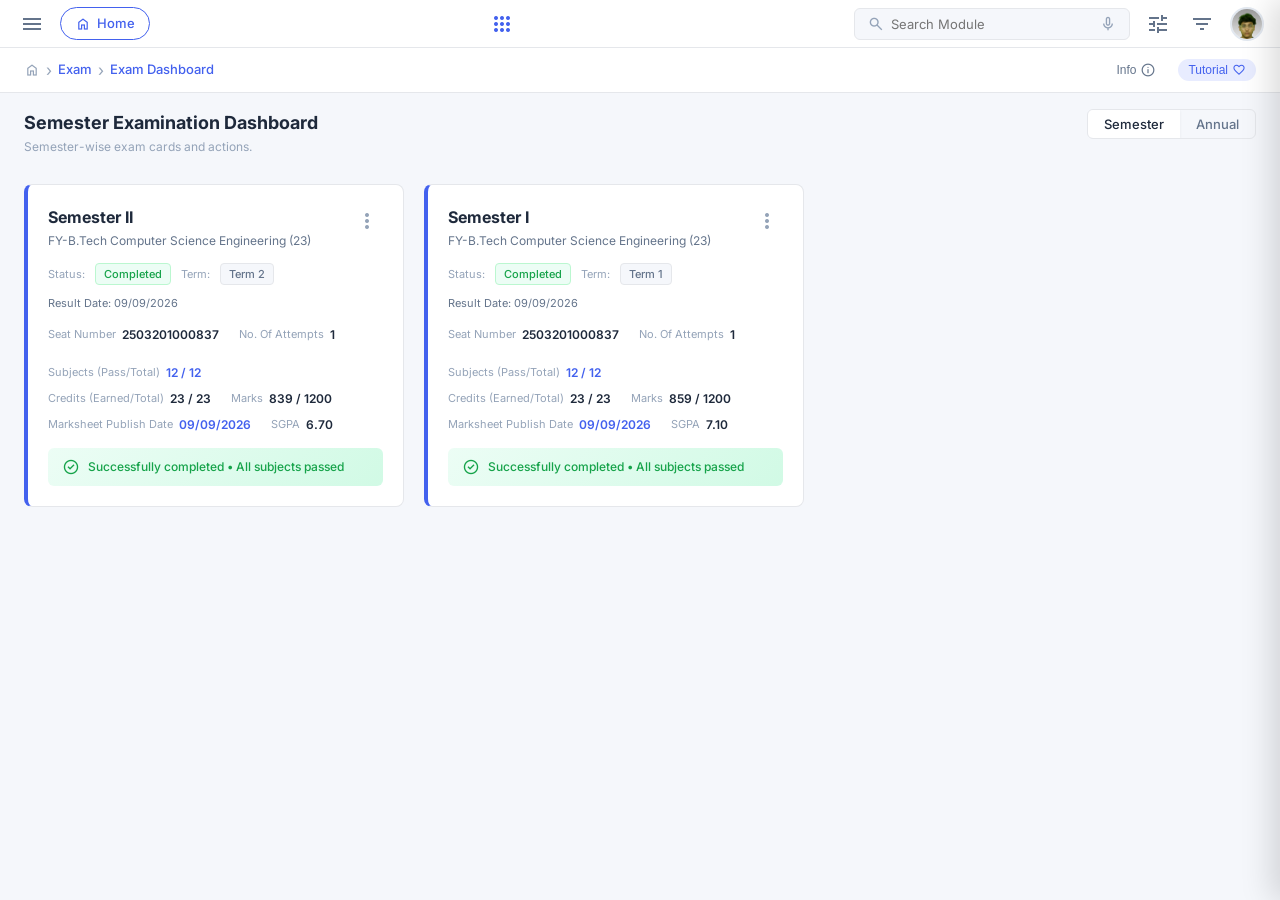
<file: index.html>
<!DOCTYPE html>
<html lang="en">
<head>
  <meta charset="UTF-8">
  <meta name="viewport" content="width=device-width, initial-scale=1.0">
  <meta name="description" content="Semester Examination Dashboard - View your semester-wise exam cards and actions.">
  <title>Semester Examination Dashboard</title>
  <link rel="stylesheet" href="style.css?v=2">
  <link rel="stylesheet" href="https://fonts.googleapis.com/css2?family=Material+Symbols+Outlined:opsz,wght,FILL,GRAD@20..48,100..700,0..1,-50..200" />
</head>
<body>

  <!-- ===== NAVBAR ===== -->
  <nav class="navbar">
    <div class="navbar-left">
      <button class="hamburger" title="Menu">
        <span class="material-symbols-outlined">menu</span>
      </button>
      <a href="index.html" class="home-btn">
        <span class="material-symbols-outlined">home</span>
        Home
      </a>
    </div>
    <div class="navbar-center">
      <button class="grid-icon" title="Apps">
        <span class="material-symbols-outlined">apps</span>
      </button>
    </div>
    <div class="navbar-right">
      <div class="search-box">
        <span class="material-symbols-outlined">search</span>
        <input type="text" placeholder="Search Module">
        <span class="material-symbols-outlined mic-icon" title="Voice Search">mic</span>
      </div>
      <button class="nav-icon-btn" title="Settings">
        <span class="material-symbols-outlined">tune</span>
      </button>
      <button class="nav-icon-btn" title="Notifications">
        <span class="material-symbols-outlined">filter_list</span>
      </button>
      <div class="avatar" id="userAvatarBtn" title="Prakhar Tiwari - User Profile" onclick="toggleProfileDrawer(event)">
        <img src="profile.png" alt="Prakhar Tiwari" class="avatar-img">
      </div>
    </div>
  </nav>

  <!-- ===== BREADCRUMB ===== -->
  <div class="breadcrumb-bar">
    <div class="breadcrumb">
      <span class="material-symbols-outlined">home</span>
      <span class="sep">›</span>
      <a href="#">Exam</a>
      <span class="sep">›</span>
      <a href="#">Exam Dashboard</a>
    </div>
    <div class="breadcrumb-actions">
      <button class="info-btn">
        Info
        <span class="material-symbols-outlined">info</span>
      </button>
      <button class="tutorial-btn">
        Tutorial
        <span class="material-symbols-outlined">favorite</span>
      </button>
    </div>
  </div>

  <!-- ===== PAGE HEADER ===== -->
  <div class="page-header">
    <div class="page-header-row">
      <div id="pageTitle">
        <h1>Semester Examination Dashboard</h1>
        <p>Semester-wise exam cards and actions.</p>
      </div>
      <div class="tab-toggle">
        <button class="active" id="tabSemester">Semester</button>
        <button id="tabAnnual">Annual</button>
      </div>
    </div>
  </div>

  <!-- ===== SEMESTER CARDS ===== -->
  <div class="cards-container" id="cardsContainer">

    <!-- Semester II Card -->
    <div class="semester-card" id="card-sem2">
      <div class="card-header">
        <div>
          <h3>Semester II</h3>
          <span class="subtitle">FY-B.Tech Computer Science Engineering (23)</span>
        </div>
        <button class="three-dot-btn" onclick="toggleMenu('menu-sem2', event)">
          <span class="material-symbols-outlined">more_vert</span>
        </button>
      </div>
      <div class="tags-row">
        <span class="tag-label">Status:</span>
        <span class="tag tag-completed">Completed</span>
        <span class="tag-label">Term:</span>
        <span class="tag tag-term">Term 2</span>
        <span class="tag-date">Result Date: 09/09/2026</span>
      </div>
      <div class="info-row">
        <div class="info-item">
          <span class="label">Seat Number</span>
          <span class="value">2503201000837</span>
        </div>
        <div class="info-item">
          <span class="label">No. Of Attempts</span>
          <span class="value">1</span>
        </div>
        <div class="info-item">
          <span class="label">Subjects (Pass/Total)</span>
          <span class="value primary">12 / 12</span>
        </div>
      </div>
      <div class="info-row">
        <div class="info-item">
          <span class="label">Credits (Earned/Total)</span>
          <span class="value">23 / 23</span>
        </div>
        <div class="info-item">
          <span class="label">Marks</span>
          <span class="value">839 / 1200</span>
        </div>
      </div>
      <div class="info-row">
        <div class="info-item">
          <span class="label">Marksheet Publish Date</span>
          <span class="value primary">09/09/2026</span>
        </div>
        <div class="info-item">
          <span class="label">SGPA</span>
          <span class="value">6.70</span>
        </div>
      </div>
      <div class="success-banner">
        <span class="material-symbols-outlined">check_circle</span>
        Successfully completed • All subjects passed
      </div>

      <!-- Dropdown menu -->
      <div class="dropdown-menu" id="menu-sem2">
        <!-- Main menu items -->
        <div class="menu-main" id="main-sem2">
          <button class="dropdown-item" onclick="showSubMenu('sem2', event)">
            <span class="material-symbols-outlined">description</span>
            Show Exam Result
          </button>
          <button class="dropdown-item">
            <span class="material-symbols-outlined">confirmation_number</span>
            Exam Hall Ticket
          </button>
        </div>
        <!-- Sub-menu (replaces main) -->
        <div class="sub-dropdown" id="sub-sem2">
          <div class="sub-dropdown-header" onclick="hideSubMenu('sem2', event)">
            <span class="material-symbols-outlined">description</span>
            Show Exam Result
          </div>
          <button class="sub-item" onclick="goToResult('sem2', 'term2')">
            <div class="sub-title">2025 | Term 2 | Regular</div>
            <div class="sub-meta">12 Subjects | 09/09/2026</div>
          </button>
          <button class="sub-item" onclick="goToResult('sem2', 'mid1')">
            <div class="sub-title">2025 | Mid Term 1 (4) | Regular (1)</div>
            <div class="sub-meta">31/08/2026</div>
          </button>
          <button class="sub-item" onclick="goToResult('sem2', 'mid2')">
            <div class="sub-title">2025 | Mid Term 2 (5) | Regular (1)</div>
            <div class="sub-meta">31/08/2026</div>
          </button>
        </div>
      </div>
    </div>

    <!-- Semester I Card -->
    <div class="semester-card" id="card-sem1">
      <div class="card-header">
        <div>
          <h3>Semester I</h3>
          <span class="subtitle">FY-B.Tech Computer Science Engineering (23)</span>
        </div>
        <button class="three-dot-btn" onclick="toggleMenu('menu-sem1', event)">
          <span class="material-symbols-outlined">more_vert</span>
        </button>
      </div>
      <div class="tags-row">
        <span class="tag-label">Status:</span>
        <span class="tag tag-completed">Completed</span>
        <span class="tag-label">Term:</span>
        <span class="tag tag-term">Term 1</span>
        <span class="tag-date">Result Date: 09/09/2026</span>
      </div>
      <div class="info-row">
        <div class="info-item">
          <span class="label">Seat Number</span>
          <span class="value">2503201000837</span>
        </div>
        <div class="info-item">
          <span class="label">No. Of Attempts</span>
          <span class="value">1</span>
        </div>
        <div class="info-item">
          <span class="label">Subjects (Pass/Total)</span>
          <span class="value primary">12 / 12</span>
        </div>
      </div>
      <div class="info-row">
        <div class="info-item">
          <span class="label">Credits (Earned/Total)</span>
          <span class="value">23 / 23</span>
        </div>
        <div class="info-item">
          <span class="label">Marks</span>
          <span class="value">859 / 1200</span>
        </div>
      </div>
      <div class="info-row">
        <div class="info-item">
          <span class="label">Marksheet Publish Date</span>
          <span class="value primary">09/09/2026</span>
        </div>
        <div class="info-item">
          <span class="label">SGPA</span>
          <span class="value">7.10</span>
        </div>
      </div>
      <div class="success-banner">
        <span class="material-symbols-outlined">check_circle</span>
        Successfully completed • All subjects passed
      </div>

      <!-- Dropdown menu -->
      <div class="dropdown-menu" id="menu-sem1">
        <!-- Main menu items -->
        <div class="menu-main" id="main-sem1">
          <button class="dropdown-item" onclick="showSubMenu('sem1', event)">
            <span class="material-symbols-outlined">description</span>
            Show Exam Result
          </button>
          <button class="dropdown-item">
            <span class="material-symbols-outlined">confirmation_number</span>
            Exam Hall Ticket
          </button>
        </div>
        <!-- Sub-menu (replaces main) -->
        <div class="sub-dropdown" id="sub-sem1">
          <div class="sub-dropdown-header" onclick="hideSubMenu('sem1', event)">
            <span class="material-symbols-outlined">description</span>
            Show Exam Result
          </div>
          <button class="sub-item" onclick="goToResult('sem1', 'term1')">
            <div class="sub-title">2025 | Term 1 | Regular</div>
            <div class="sub-meta">12 Subjects | 09/09/2026</div>
          </button>
          <button class="sub-item" onclick="goToResult('sem1', 'mid1')">
            <div class="sub-title">2025 | Mid Term 1 (4) | Regular (1)</div>
            <div class="sub-meta">15/02/2026</div>
          </button>
          <button class="sub-item" onclick="goToResult('sem1', 'mid2')">
            <div class="sub-title">2025 | Mid Term 2 (5) | Regular (1)</div>
            <div class="sub-meta">28/02/2026</div>
          </button>
        </div>
      </div>
    </div>
  </div>

  <!-- ===== ANNUAL VIEW (hidden by default) ===== -->
  <div class="annual-container" id="annualContainer" style="display:none;">
    <!-- Year Header -->
    <div class="year-header">
      <div>
        <h2 class="year-title">Year 1 · 2025</h2>
        <span class="year-subtitle">FY B.Tech Computer Science Engineering (23)</span>
      </div>
      <div class="year-seat">
        <span>Seat No. 2503201000837</span>
        <button class="three-dot-btn"><span class="material-symbols-outlined">more_vert</span></button>
      </div>
    </div>

    <!-- Annual Summary Bar -->
    <div class="annual-summary-bar">
      <div class="annual-summary-item">
        <div class="label">YGPA / CGPA</div>
        <div class="value">6.90</div>
      </div>
      <div class="annual-summary-item">
        <div class="label">Yearly Remark</div>
        <div class="value">PASS</div>
      </div>
      <div class="annual-summary-item">
        <div class="label">Seat No.</div>
        <div class="value">2503201000837</div>
      </div>
      <div class="annual-summary-item">
        <div class="label">Class</div>
        <div class="value">FY-B.Tech Computer Science Engineering (23)</div>
      </div>
      <div class="annual-summary-item">
        <div class="label">Subjects Scheduled</div>
        <div class="value">24</div>
      </div>
      <div class="annual-summary-item">
        <div class="label">Subjects Passed</div>
        <div class="value">24</div>
      </div>
      <div class="annual-summary-item">
        <div class="label">Subjects Failed</div>
        <div class="value">0</div>
      </div>
      <div class="annual-summary-item">
        <div class="label">Credits (Earned/Total)</div>
        <div class="value">46 / 46</div>
      </div>
    </div>

    <!-- Annual Semester Cards -->
    <div class="annual-cards">
      <!-- Semester I -->
      <div class="annual-sem-card">
        <div class="card-header">
          <div>
            <h3>Semester I</h3>
            <span class="subtitle">FY-B.Tech Computer Science Engineering (23)</span>
          </div>
        </div>
        <div class="tags-row">
          <span class="tag-label">Status:</span>
          <span class="tag tag-completed">Completed</span>
          <span class="tag-label">Term:</span>
          <span class="tag tag-term">Term 1</span>
          <span class="tag-date">Result Date: 09/09/2026</span>
        </div>
        <div class="info-row">
          <div class="info-item"><span class="label">Seat Number</span><span class="value">2503201000837</span></div>
          <div class="info-item"><span class="label">No. Of Attempts</span><span class="value">1</span></div>
          <div class="info-item"><span class="label">Subjects (Pass/Total)</span><span class="value primary">12 / 12</span></div>
          <div class="info-item"><span class="label">Credits (Earned/Total)</span><span class="value">23 / 23</span></div>
        </div>
        <div class="info-row">
          <div class="info-item"><span class="label">Marks</span><span class="value">859 / 1200</span></div>
          <div class="info-item"><span class="label">Marksheet Publish Date</span><span class="value primary">09/09/2026</span></div>
          <div class="info-item"><span class="label">SGPA</span><span class="value">7.10</span></div>
        </div>
        <div class="success-banner">
          <span class="material-symbols-outlined">check_circle</span>
          PASS • All subjects passed
        </div>
      </div>

      <!-- Semester II -->
      <div class="annual-sem-card">
        <div class="card-header">
          <div>
            <h3>Semester II</h3>
            <span class="subtitle">FY-B.Tech Computer Science Engineering (23)</span>
          </div>
        </div>
        <div class="tags-row">
          <span class="tag-label">Status:</span>
          <span class="tag tag-completed">Completed</span>
          <span class="tag-label">Term:</span>
          <span class="tag tag-term">Term 2</span>
          <span class="tag-date">Result Date: 09/09/2026</span>
        </div>
        <div class="info-row">
          <div class="info-item"><span class="label">Seat Number</span><span class="value">2503201000837</span></div>
          <div class="info-item"><span class="label">No. Of Attempts</span><span class="value">1</span></div>
          <div class="info-item"><span class="label">Subjects (Pass/Total)</span><span class="value primary">12 / 12</span></div>
          <div class="info-item"><span class="label">Credits (Earned/Total)</span><span class="value">23 / 23</span></div>
        </div>
        <div class="info-row">
          <div class="info-item"><span class="label">Marks</span><span class="value">839 / 1200</span></div>
          <div class="info-item"><span class="label">Marksheet Publish Date</span><span class="value primary">09/09/2026</span></div>
          <div class="info-item"><span class="label">SGPA</span><span class="value">6.70</span></div>
        </div>
        <div class="success-banner">
          <span class="material-symbols-outlined">check_circle</span>
          PASS • All subjects passed
        </div>
      </div>
    </div>
  </div>

  <!-- Overlay to close menus -->
  <div class="overlay" id="overlay" onclick="closeAllMenus()"></div>

  <!-- Profile Sidepanel Drawer Backdrop -->
  <div class="profile-drawer-backdrop" id="profileDrawerBackdrop" onclick="closeProfileDrawer()"></div>

  <!-- Profile Sidepanel Drawer -->
  <aside class="profile-drawer" id="profileDrawer" aria-label="User Profile">
    <!-- Header -->
    <div class="drawer-header">
      <button class="drawer-close-btn" id="drawerCloseBtn" title="Close Profile" onclick="closeProfileDrawer()">
        <span class="material-symbols-outlined">keyboard_double_arrow_right</span>
      </button>
      <h2 class="drawer-title">User Profile</h2>
    </div>

    <!-- Body -->
    <div class="drawer-body">
      <!-- Avatar & Name -->
      <div class="drawer-avatar-wrap">
        <div class="drawer-avatar-circle">
          <img src="profile.png" alt="PRAKHAR TIWARI" class="drawer-avatar-img">
        </div>
        <h3 class="drawer-user-name">PRAKHAR TIWARI</h3>
        <p class="drawer-sims-id">Sims Id: 843</p>
      </div>

      <!-- Info Details -->
      <div class="drawer-info-list">
        <div class="drawer-info-row">
          <span class="drawer-info-label">System Profile:</span>
          <span class="drawer-info-val">student</span>
        </div>
        <div class="drawer-info-row">
          <span class="drawer-info-label">Business Profile:</span>
          <span class="drawer-info-val">Student</span>
        </div>
        <div class="drawer-info-row">
          <span class="drawer-info-label">Institute:</span>
          <span class="drawer-info-val">ABES</span>
        </div>
        <div class="drawer-info-row">
          <span class="drawer-info-label">Class Name:</span>
          <span class="drawer-info-val">FY-B.Tech CSE23</span>
        </div>
        <div class="drawer-info-row">
          <span class="drawer-info-label">Year:</span>
          <span class="drawer-info-val">2025</span>
        </div>
        <div class="drawer-info-row">
          <span class="drawer-info-label">Term:</span>
          <span class="drawer-info-val">Term 1</span>
        </div>
      </div>

      <!-- Action Cards -->
      <div class="drawer-actions">
        <button class="drawer-action-card" type="button" onclick="handleThemeCustomizer()">
          <span class="drawer-action-text">Theme Customizer</span>
          <span class="material-symbols-outlined drawer-action-icon theme-icon">palette</span>
        </button>
        <button class="drawer-action-card" type="button" onclick="handleChangePassword()">
          <span class="drawer-action-text">Change Password</span>
          <span class="material-symbols-outlined drawer-action-icon password-icon">lock</span>
        </button>
      </div>
    </div>

    <!-- Footer -->
    <div class="drawer-footer">
      <div class="drawer-version">v 19.0.343</div>
      <button class="drawer-logout-btn" type="button" onclick="handleLogout()">Logout</button>
    </div>
  </aside>

  <script src="app.js?v=2"></script>
</body>
</html>
</file>
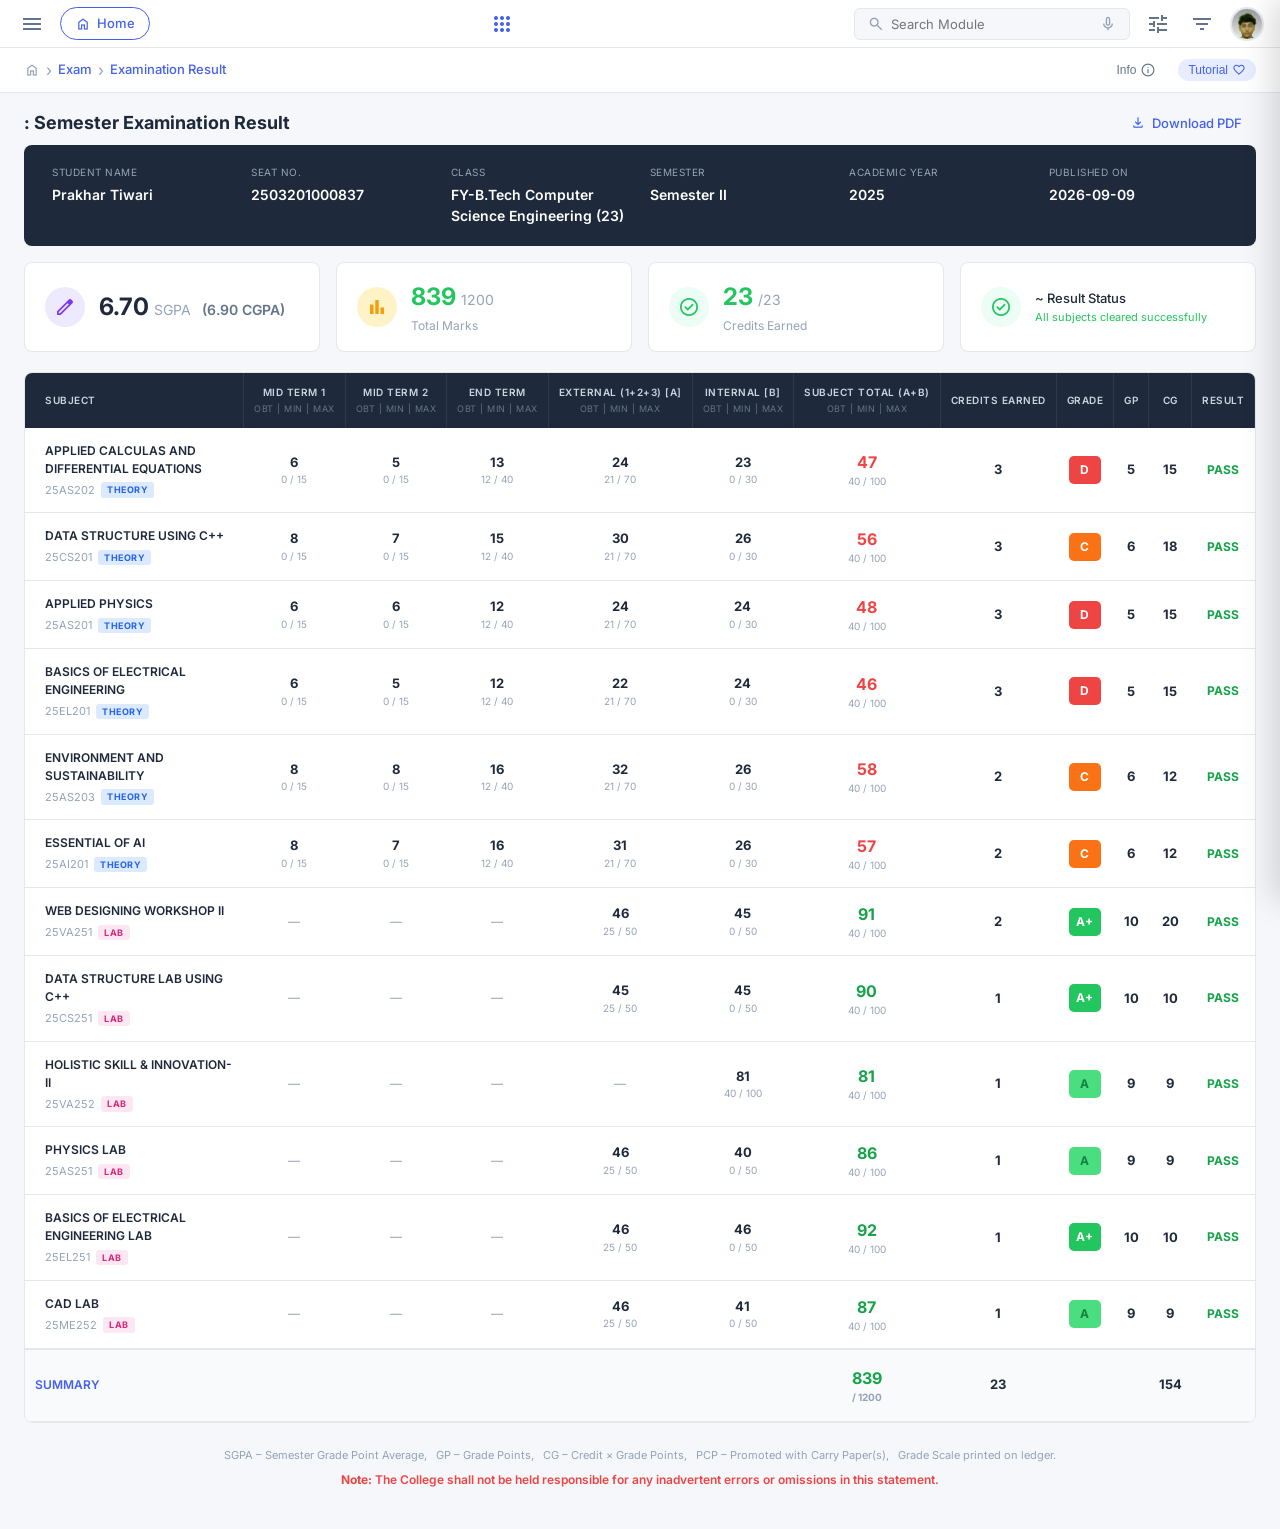
<file: result.html>
<!doctype html>
<html lang="en">
  <head>
    <meta charset="UTF-8" />
    <meta name="viewport" content="width=device-width, initial-scale=1.0" />
    <meta
      name="description"
      content="Semester Examination Result - Detailed subject-wise marks, grades, and SGPA."
    />
    <title>Semester Examination Result</title>
    <link rel="stylesheet" href="style.css?v=2" />
    <link
      rel="stylesheet"
      href="https://fonts.googleapis.com/css2?family=Material+Symbols+Outlined:opsz,wght,FILL,GRAD@20..48,100..700,0..1,-50..200"
    />
  </head>
  <body>
    <!-- ===== NAVBAR ===== -->
    <nav class="navbar">
      <div class="navbar-left">
        <button class="hamburger" title="Menu">
          <span class="material-symbols-outlined">menu</span>
        </button>
        <a href="index.html" class="home-btn">
          <span class="material-symbols-outlined">home</span>
          Home
        </a>
      </div>
      <div class="navbar-center">
        <button class="grid-icon" title="Apps">
          <span class="material-symbols-outlined">apps</span>
        </button>
      </div>
      <div class="navbar-right">
        <div class="search-box">
          <span class="material-symbols-outlined">search</span>
          <input type="text" placeholder="Search Module" />
          <span class="material-symbols-outlined mic-icon" title="Voice Search">mic</span>
        </div>
        <button class="nav-icon-btn" title="Settings">
          <span class="material-symbols-outlined">tune</span>
        </button>
        <button class="nav-icon-btn" title="Notifications">
          <span class="material-symbols-outlined">filter_list</span>
        </button>
        <div class="avatar" id="userAvatarBtn" title="Prakhar Tiwari - User Profile" onclick="toggleProfileDrawer(event)">
          <img src="profile.png" alt="Prakhar Tiwari" class="avatar-img" />
        </div>
      </div>
    </nav>

    <!-- ===== BREADCRUMB ===== -->
    <div class="breadcrumb-bar">
      <div class="breadcrumb">
        <span class="material-symbols-outlined">home</span>
        <span class="sep">›</span>
        <a href="index.html">Exam</a>
        <span class="sep">›</span>
        <a href="#">Examination Result</a>
      </div>
      <div class="breadcrumb-actions">
        <button class="info-btn">
          Info
          <span class="material-symbols-outlined">info</span>
        </button>
        <button class="tutorial-btn">
          Tutorial
          <span class="material-symbols-outlined">favorite</span>
        </button>
      </div>
    </div>

    <!-- ===== PAGE HEADER ===== -->
    <div class="result-page-header">
      <div class="page-header-row">
        <h1>: Semester Examination Result</h1>
        <button class="download-btn" onclick="window.print()">
          <span class="material-symbols-outlined">download</span>
          Download PDF
        </button>
      </div>
    </div>

    <!-- ===== STUDENT INFO BAR ===== -->
    <div class="student-info-bar">
      <div class="student-info-item">
        <div class="label">Student Name</div>
        <div class="value">Prakhar Tiwari</div>
      </div>
      <div class="student-info-item">
        <div class="label">Seat No.</div>
        <div class="value">2503201000837</div>
      </div>
      <div class="student-info-item">
        <div class="label">Class</div>
        <div class="value">FY-B.Tech Computer Science Engineering (23)</div>
      </div>
      <div class="student-info-item">
        <div class="label">Semester</div>
        <div class="value" id="resultSemester">Semester II</div>
      </div>
      <div class="student-info-item">
        <div class="label">Academic Year</div>
        <div class="value">2025</div>
      </div>
      <div class="student-info-item">
        <div class="label">Published On</div>
        <div class="value" id="resultPublishedOn">2026-09-09</div>
      </div>
    </div>

    <!-- ===== SUMMARY CARDS ===== -->
    <div class="summary-cards">
      <div class="summary-card">
        <div class="summary-icon sgpa">
          <span class="material-symbols-outlined">edit</span>
        </div>
        <div class="summary-content">
          <div class="big-number" id="summSGPA">6.70 <span class="small">SGPA</span></div>
        </div>
      </div>
      <div class="summary-card">
        <div class="summary-icon marks">
          <span class="material-symbols-outlined">bar_chart</span>
        </div>
        <div class="summary-content">
          <div class="big-number">
            <span style="color: #22c55e" id="summMarks">839</span>
            <span class="small" id="summMarksTotal">1200</span>
          </div>
          <div class="summary-label">Total Marks</div>
        </div>
      </div>
      <div class="summary-card">
        <div class="summary-icon credits">
          <span class="material-symbols-outlined">check_circle</span>
        </div>
        <div class="summary-content">
          <div class="big-number">
            <span style="color: #22c55e" id="summCredits">23</span>
            <span class="small" id="summCreditsTotal">/23</span>
          </div>
          <div class="summary-label">Credits Earned</div>
        </div>
      </div>
      <div class="summary-card">
        <div class="summary-icon status">
          <span class="material-symbols-outlined">check_circle</span>
        </div>
        <div class="summary-content">
          <div class="status-text">~ Result Status</div>
          <div class="status-sub">All subjects cleared successfully</div>
        </div>
      </div>
    </div>

    <!-- ===== MARKS TABLE ===== -->
    <div class="marks-table-wrapper">
      <table class="marks-table" id="marksTable">
        <thead>
          <tr>
            <th>Subject</th>
            <th>Mid Term 1<span class="sub-header">OBT | MIN | MAX</span></th>
            <th>Mid Term 2<span class="sub-header">OBT | MIN | MAX</span></th>
            <th>End Term<span class="sub-header">OBT | MIN | MAX</span></th>
            <th>
              External (1+2+3) [A]<span class="sub-header"
                >OBT | MIN | MAX</span
              >
            </th>
            <th>Internal [B]<span class="sub-header">OBT | MIN | MAX</span></th>
            <th>
              Subject Total (A+B)<span class="sub-header">OBT | MIN | MAX</span>
            </th>
            <th>Credits Earned</th>
            <th>Grade</th>
            <th>GP</th>
            <th>CG</th>
            <th>Result</th>
          </tr>
        </thead>
        <tbody id="marksBody">
          <!-- Rows populated by JavaScript -->
        </tbody>
      </table>
    </div>

    <!-- ===== FOOTER ===== -->
    <div class="result-footer">
      <p class="legend">
        SGPA – Semester Grade Point Average, &nbsp; GP – Grade Points, &nbsp; CG
        – Credit × Grade Points, &nbsp; PCP – Promoted with Carry Paper(s),
        &nbsp; Grade Scale printed on ledger.
      </p>
      <p class="disclaimer">
        <strong>Note:</strong> The College shall not be held responsible for any
        inadvertent errors or omissions in this statement.
      </p>
    </div>

    <!-- Profile Sidepanel Drawer Backdrop -->
    <div class="profile-drawer-backdrop" id="profileDrawerBackdrop" onclick="closeProfileDrawer()"></div>

    <!-- Profile Sidepanel Drawer -->
    <aside class="profile-drawer" id="profileDrawer" aria-label="User Profile">
      <!-- Header -->
      <div class="drawer-header">
        <button class="drawer-close-btn" id="drawerCloseBtn" title="Close Profile" onclick="closeProfileDrawer()">
          <span class="material-symbols-outlined">keyboard_double_arrow_right</span>
        </button>
        <h2 class="drawer-title">User Profile</h2>
      </div>

      <!-- Body -->
      <div class="drawer-body">
        <!-- Avatar & Name -->
        <div class="drawer-avatar-wrap">
          <div class="drawer-avatar-circle">
            <img src="profile.png" alt="PRAKHAR TIWARI" class="drawer-avatar-img">
          </div>
          <h3 class="drawer-user-name">PRAKHAR TIWARI</h3>
          <p class="drawer-sims-id">Sims Id: 843</p>
        </div>

        <!-- Info Details -->
        <div class="drawer-info-list">
          <div class="drawer-info-row">
            <span class="drawer-info-label">System Profile:</span>
            <span class="drawer-info-val">student</span>
          </div>
          <div class="drawer-info-row">
            <span class="drawer-info-label">Business Profile:</span>
            <span class="drawer-info-val">Student</span>
          </div>
          <div class="drawer-info-row">
            <span class="drawer-info-label">Institute:</span>
            <span class="drawer-info-val">ABES</span>
          </div>
          <div class="drawer-info-row">
            <span class="drawer-info-label">Class Name:</span>
            <span class="drawer-info-val">FY-B.Tech CSE23</span>
          </div>
          <div class="drawer-info-row">
            <span class="drawer-info-label">Year:</span>
            <span class="drawer-info-val">2025</span>
          </div>
          <div class="drawer-info-row">
            <span class="drawer-info-label">Term:</span>
            <span class="drawer-info-val">Term 1</span>
          </div>
        </div>

        <!-- Action Cards -->
        <div class="drawer-actions">
          <button class="drawer-action-card" type="button" onclick="handleThemeCustomizer()">
            <span class="drawer-action-text">Theme Customizer</span>
            <span class="material-symbols-outlined drawer-action-icon theme-icon">palette</span>
          </button>
          <button class="drawer-action-card" type="button" onclick="handleChangePassword()">
            <span class="drawer-action-text">Change Password</span>
            <span class="material-symbols-outlined drawer-action-icon password-icon">lock</span>
          </button>
        </div>
      </div>

      <!-- Footer -->
      <div class="drawer-footer">
        <div class="drawer-version">v 19.0.343</div>
        <button class="drawer-logout-btn" type="button" onclick="handleLogout()">Logout</button>
      </div>
    </aside>

    <script src="app.js?v=2"></script>
    <script>
      // Load result data on page load
      document.addEventListener("DOMContentLoaded", () => {
        renderResultPage();
      });
    </script>
  </body>
</html>
</file>
<file: style.css>
/* ========== RESET & BASE ========== */
@import url('https://fonts.googleapis.com/css2?family=Inter:wght@300;400;500;600;700&family=Material+Symbols+Outlined:opsz,wght,FILL,GRAD@20..48,100..700,0..1,-50..200&display=swap');

*, *::before, *::after {
  box-sizing: border-box;
  margin: 0;
  padding: 0;
}

:root {
  --primary: #4361ee;
  --primary-light: #e8ecff;
  --primary-dark: #2d3ebd;
  --success: #22c55e;
  --success-bg: #ecfdf5;
  --warning: #f59e0b;
  --danger: #ef4444;
  --bg: #f5f7fb;
  --white: #ffffff;
  --card-border: #e5e7eb;
  --text-primary: #1e293b;
  --text-secondary: #64748b;
  --text-muted: #94a3b8;
  --header-dark: #1e293b;
  --radius: 8px;
  --shadow-sm: 0 1px 3px rgba(0,0,0,0.06);
  --shadow-md: 0 4px 12px rgba(0,0,0,0.08);
  --shadow-lg: 0 10px 30px rgba(0,0,0,0.12);
  --transition: all 0.2s ease;
}

body {
  font-family: 'Inter', -apple-system, BlinkMacSystemFont, sans-serif;
  background: var(--bg);
  color: var(--text-primary);
  font-size: 13px;
  line-height: 1.5;
  min-height: 100vh;
}

a {
  text-decoration: none;
  color: var(--primary);
}

/* ========== TOP NAVBAR ========== */
.navbar {
  display: flex;
  align-items: center;
  justify-content: space-between;
  background: var(--white);
  border-bottom: 1px solid var(--card-border);
  padding: 0 16px;
  height: 48px;
  position: sticky;
  top: 0;
  z-index: 100;
}

.navbar-left {
  display: flex;
  align-items: center;
  gap: 12px;
}

.hamburger {
  background: none;
  border: none;
  cursor: pointer;
  font-size: 20px;
  color: var(--text-secondary);
  display: flex;
  align-items: center;
  padding: 4px;
}

.home-btn {
  display: flex;
  align-items: center;
  gap: 6px;
  padding: 6px 14px;
  border: 1px solid var(--primary);
  border-radius: 20px;
  color: var(--primary);
  font-size: 13px;
  font-weight: 500;
  background: var(--white);
  cursor: pointer;
  transition: var(--transition);
}

.home-btn:hover {
  background: var(--primary-light);
}

.home-btn .material-symbols-outlined {
  font-size: 16px;
}

.navbar-center {
  display: flex;
  align-items: center;
}

.grid-icon {
  background: none;
  border: none;
  cursor: pointer;
  font-size: 22px;
  color: var(--primary);
  display: flex;
  align-items: center;
  padding: 4px;
}

.navbar-right {
  display: flex;
  align-items: center;
  gap: 12px;
}

.search-box {
  display: flex;
  align-items: center;
  background: var(--bg);
  border: 1px solid var(--card-border);
  border-radius: 6px;
  padding: 6px 12px;
  gap: 6px;
  min-width: 180px;
}

.search-box input {
  border: none;
  background: none;
  font-size: 13px;
  font-family: inherit;
  outline: none;
  color: var(--text-primary);
  width: 100%;
}

.search-box .material-symbols-outlined {
  font-size: 18px;
  color: var(--text-muted);
}

.search-box .mic-icon {
  font-size: 18px;
  color: var(--text-muted);
  cursor: pointer;
  margin-left: auto;
  transition: color 0.15s ease;
}

.search-box .mic-icon:hover {
  color: var(--primary);
}

.nav-icon-btn {
  background: none;
  border: none;
  cursor: pointer;
  display: flex;
  align-items: center;
  padding: 4px;
  color: var(--text-secondary);
  font-size: 18px;
  transition: color 0.15s ease;
}

.nav-icon-btn:hover {
  color: var(--primary);
}

.avatar {
  width: 34px;
  height: 34px;
  border-radius: 50%;
  overflow: hidden;
  display: flex;
  align-items: center;
  justify-content: center;
  cursor: pointer;
  border: 2px solid #e2e8f0;
  background: #f1f5f9;
  transition: transform 0.2s ease, border-color 0.2s ease, box-shadow 0.2s ease;
  flex-shrink: 0;
}

.avatar:hover {
  transform: scale(1.08);
  border-color: var(--primary);
  box-shadow: 0 0 0 3px rgba(67, 97, 238, 0.2);
}

.avatar-img {
  width: 100%;
  height: 100%;
  object-fit: cover;
  object-position: center top;
  display: block;
}

/* ========== BREADCRUMB ========== */
.breadcrumb-bar {
  display: flex;
  align-items: center;
  justify-content: space-between;
  padding: 10px 24px;
  background: var(--white);
  border-bottom: 1px solid var(--card-border);
}

.breadcrumb {
  display: flex;
  align-items: center;
  gap: 6px;
  font-size: 13px;
}

.breadcrumb a {
  color: var(--primary);
  font-weight: 500;
}

.breadcrumb .sep {
  color: var(--text-muted);
  font-size: 16px;
}

.breadcrumb .current {
  color: var(--text-secondary);
}

.breadcrumb .material-symbols-outlined {
  font-size: 16px;
  color: var(--text-muted);
}

.breadcrumb-actions {
  display: flex;
  align-items: center;
  gap: 12px;
}

.info-btn, .tutorial-btn {
  display: flex;
  align-items: center;
  gap: 4px;
  padding: 4px 10px;
  border-radius: 14px;
  font-size: 12px;
  font-weight: 500;
  cursor: pointer;
  border: none;
  background: none;
}

.info-btn {
  color: var(--text-secondary);
}

.info-btn .material-symbols-outlined {
  font-size: 16px;
}

.tutorial-btn {
  color: var(--primary);
  background: var(--primary-light);
}

.tutorial-btn .material-symbols-outlined {
  font-size: 14px;
}

/* ========== PAGE HEADER ========== */
.page-header {
  padding: 16px 24px 8px;
}

.page-header h1 {
  font-size: 18px;
  font-weight: 700;
  color: var(--text-primary);
  margin-bottom: 2px;
}

.page-header p {
  font-size: 12px;
  color: var(--text-muted);
}

.page-header-row {
  display: flex;
  align-items: flex-start;
  justify-content: space-between;
}

/* ========== TAB TOGGLE ========== */
.tab-toggle {
  display: flex;
  align-items: center;
  background: var(--bg);
  border-radius: 6px;
  overflow: hidden;
  border: 1px solid var(--card-border);
}

.tab-toggle button {
  padding: 6px 16px;
  font-size: 13px;
  font-family: inherit;
  font-weight: 500;
  border: none;
  background: none;
  cursor: pointer;
  color: var(--text-secondary);
  transition: var(--transition);
}

.tab-toggle button.active {
  background: var(--white);
  color: var(--text-primary);
  box-shadow: var(--shadow-sm);
}

/* ========== SEMESTER CARDS ========== */
.cards-container {
  display: flex;
  gap: 20px;
  padding: 20px 24px;
  flex-wrap: wrap;
}

.semester-card {
  background: var(--white);
  border: 1px solid var(--card-border);
  border-left: 4px solid var(--primary);
  border-radius: var(--radius);
  padding: 20px;
  flex: 1;
  min-width: 320px;
  max-width: 380px;
  position: relative;
  transition: var(--transition);
}

.semester-card:hover {
  box-shadow: var(--shadow-md);
}

.card-header {
  display: flex;
  justify-content: space-between;
  align-items: flex-start;
  margin-bottom: 12px;
}

.card-header h3 {
  font-size: 16px;
  font-weight: 700;
  color: var(--text-primary);
  margin-bottom: 2px;
}

.card-header .subtitle {
  font-size: 12px;
  color: var(--text-secondary);
}

.three-dot-btn {
  background: none;
  border: none;
  cursor: pointer;
  color: var(--text-muted);
  font-size: 20px;
  padding: 4px;
  border-radius: 50%;
  transition: var(--transition);
  display: flex;
  align-items: center;
}

.three-dot-btn:hover {
  background: var(--bg);
  color: var(--text-primary);
}

/* Tags row */
.tags-row {
  display: flex;
  align-items: center;
  gap: 10px;
  margin-bottom: 14px;
  flex-wrap: wrap;
}

.tag {
  display: inline-flex;
  align-items: center;
  gap: 4px;
  padding: 2px 8px;
  border-radius: 4px;
  font-size: 11px;
  font-weight: 500;
}

.tag-label {
  color: var(--text-muted);
  font-size: 11px;
}

.tag-completed {
  background: #ecfdf5;
  color: #16a34a;
  border: 1px solid #bbf7d0;
}

.tag-term {
  background: var(--bg);
  color: var(--text-secondary);
  border: 1px solid var(--card-border);
}

.tag-date {
  color: var(--text-secondary);
  font-size: 11px;
}

/* Info rows */
.info-row {
  display: flex;
  align-items: center;
  gap: 20px;
  margin-bottom: 8px;
  flex-wrap: wrap;
}

.info-item {
  display: flex;
  align-items: center;
  gap: 6px;
}

.info-item .label {
  font-size: 11px;
  color: var(--text-muted);
}

.info-item .value {
  font-size: 12px;
  font-weight: 600;
  color: var(--text-primary);
}

.info-item .value.primary {
  color: var(--primary);
}

/* Success banner */
.success-banner {
  display: flex;
  align-items: center;
  gap: 8px;
  background: linear-gradient(135deg, #ecfdf5, #d1fae5);
  padding: 10px 14px;
  border-radius: 6px;
  margin-top: 14px;
  font-size: 12px;
  font-weight: 500;
  color: #16a34a;
}

.success-banner .material-symbols-outlined {
  font-size: 18px;
}

/* ========== DROPDOWN MENU ========== */
.dropdown-menu {
  position: absolute;
  top: 40px;
  right: 10px;
  background: var(--white);
  border: 1px solid var(--card-border);
  border-radius: var(--radius);
  box-shadow: var(--shadow-lg);
  min-width: 200px;
  z-index: 50;
  display: none;
  overflow: hidden;
}

.dropdown-menu.show {
  display: block;
  animation: fadeIn 0.15s ease;
}

@keyframes fadeIn {
  from { opacity: 0; transform: translateY(-4px); }
  to { opacity: 1; transform: translateY(0); }
}

.dropdown-item {
  display: flex;
  align-items: center;
  gap: 10px;
  padding: 10px 16px;
  font-size: 13px;
  color: var(--text-primary);
  cursor: pointer;
  transition: var(--transition);
  border: none;
  background: none;
  width: 100%;
  text-align: left;
  font-family: inherit;
}

.dropdown-item:hover {
  background: var(--bg);
}

.dropdown-item .material-symbols-outlined {
  font-size: 18px;
  color: var(--text-secondary);
}

/* Sub-dropdown for exam results */
.sub-dropdown {
  position: relative;
  top: 0;
  left: 0;
  background: var(--white);
  border-top: 1px solid var(--card-border);
  min-width: 100%;
  z-index: 51;
  display: none;
  overflow: hidden;
}

.sub-dropdown.show {
  display: block;
  animation: fadeIn 0.15s ease;
}

.sub-dropdown-header {
  display: flex;
  align-items: center;
  gap: 8px;
  padding: 10px 16px;
  border-bottom: 1px solid var(--card-border);
  font-size: 13px;
  font-weight: 600;
  color: var(--primary);
  background: #f8fafc;
  cursor: pointer;
}

.sub-dropdown-header .material-symbols-outlined {
  font-size: 18px;
}

.sub-item {
  display: block;
  padding: 10px 16px;
  cursor: pointer;
  transition: var(--transition);
  border: none;
  background: none;
  width: 100%;
  text-align: left;
  font-family: inherit;
}

.sub-item:hover {
  background: var(--bg);
}

.sub-item .sub-title {
  font-size: 13px;
  font-weight: 500;
  color: var(--text-primary);
  margin-bottom: 2px;
}

.sub-item .sub-meta {
  font-size: 11px;
  color: var(--text-muted);
}

/* ========== RESULT PAGE ========== */
.result-page-header {
  padding: 16px 24px 8px;
}

.result-page-header h1 {
  font-size: 18px;
  font-weight: 700;
  color: var(--text-primary);
}

.result-page-header .download-btn {
  display: flex;
  align-items: center;
  gap: 6px;
  padding: 6px 14px;
  color: var(--primary);
  font-size: 13px;
  font-weight: 500;
  cursor: pointer;
  background: none;
  border: none;
  font-family: inherit;
}

.result-page-header .download-btn .material-symbols-outlined {
  font-size: 16px;
}

/* Student info bar */
.student-info-bar {
  background: var(--header-dark);
  color: var(--white);
  margin: 0 24px;
  border-radius: var(--radius);
  padding: 20px 28px;
  display: grid;
  grid-template-columns: repeat(auto-fit, minmax(140px, 1fr));
  gap: 20px;
  margin-bottom: 16px;
}

.student-info-item .label {
  font-size: 10px;
  text-transform: uppercase;
  letter-spacing: 0.5px;
  color: #94a3b8;
  margin-bottom: 4px;
}

.student-info-item .value {
  font-size: 14px;
  font-weight: 600;
  color: var(--white);
}

/* Summary cards */
.summary-cards {
  display: grid;
  grid-template-columns: repeat(4, 1fr);
  gap: 16px;
  margin: 0 24px 20px;
}

.summary-card {
  background: var(--white);
  border: 1px solid var(--card-border);
  border-radius: var(--radius);
  padding: 16px 20px;
  display: flex;
  align-items: center;
  gap: 14px;
}

.summary-icon {
  width: 40px;
  height: 40px;
  border-radius: 50%;
  display: flex;
  align-items: center;
  justify-content: center;
}

.summary-icon .material-symbols-outlined {
  font-size: 22px;
}

.summary-icon.sgpa {
  background: #ede9fe;
  color: #7c3aed;
}

.summary-icon.marks {
  background: #fef3c7;
  color: #f59e0b;
}

.summary-icon.credits {
  background: #ecfdf5;
  color: #22c55e;
}

.summary-icon.status {
  background: #ecfdf5;
  color: #22c55e;
}

.summary-content .big-number {
  font-size: 24px;
  font-weight: 700;
  color: var(--text-primary);
}

.summary-content .big-number .small {
  font-size: 14px;
  font-weight: 400;
  color: var(--text-muted);
}

.summary-content .summary-label {
  font-size: 12px;
  color: var(--text-muted);
  margin-top: 2px;
}

.summary-content .status-text {
  font-size: 13px;
  font-weight: 500;
  color: var(--text-primary);
}

.summary-content .status-sub {
  font-size: 11px;
  color: #22c55e;
}

/* ========== MARKS TABLE ========== */
.marks-table-wrapper {
  margin: 0 24px 24px;
  background: var(--white);
  border: 1px solid var(--card-border);
  border-radius: var(--radius);
  overflow-x: auto;
}

.marks-table {
  width: 100%;
  border-collapse: collapse;
  font-size: 12px;
}

.marks-table thead {
  background: var(--header-dark);
  color: #cbd5e1;
}

.marks-table thead th {
  padding: 12px 10px;
  font-weight: 600;
  text-transform: uppercase;
  font-size: 10px;
  letter-spacing: 0.5px;
  text-align: center;
  white-space: nowrap;
  border-right: 1px solid rgba(255,255,255,0.08);
}

.marks-table thead th:first-child {
  text-align: left;
  padding-left: 20px;
  min-width: 200px;
}

.marks-table thead th .sub-header {
  font-size: 9px;
  font-weight: 400;
  color: #64748b;
  text-transform: uppercase;
  display: block;
  margin-top: 2px;
}

.marks-table tbody tr {
  border-bottom: 1px solid var(--card-border);
  transition: var(--transition);
}

.marks-table tbody tr:hover {
  background: #f8fafc;
}

.marks-table tbody td {
  padding: 14px 10px;
  text-align: center;
  vertical-align: middle;
}

.marks-table tbody td:first-child {
  text-align: left;
  padding-left: 20px;
}

.subject-name {
  font-weight: 600;
  font-size: 12px;
  color: var(--text-primary);
  margin-bottom: 4px;
}

.subject-code {
  font-size: 11px;
  color: var(--text-muted);
  display: flex;
  align-items: center;
  gap: 6px;
}

.subject-type-badge {
  display: inline-block;
  padding: 1px 6px;
  border-radius: 3px;
  font-size: 9px;
  font-weight: 700;
  text-transform: uppercase;
  letter-spacing: 0.5px;
}

.badge-theory {
  background: #dbeafe;
  color: #2563eb;
}

.badge-lab {
  background: #fce7f3;
  color: #db2777;
}

.marks-obtained {
  font-weight: 700;
  font-size: 13px;
  color: var(--text-primary);
}

.marks-range {
  font-size: 10px;
  color: var(--text-muted);
  display: block;
}

.total-marks {
  font-weight: 700;
  font-size: 16px;
}

.total-marks.high { color: #16a34a; }
.total-marks.medium { color: #f59e0b; }
.total-marks.low { color: #ef4444; }

/* Grade badges */
.grade-badge {
  display: inline-flex;
  align-items: center;
  justify-content: center;
  width: 32px;
  height: 28px;
  border-radius: 5px;
  font-weight: 700;
  font-size: 12px;
  color: var(--white);
}

.grade-O { background: #16a34a; }
.grade-Aplus { background: #22c55e; }
.grade-A { background: #4ade80; color: #15803d; }
.grade-Bplus { background: #f59e0b; }
.grade-B { background: #fb923c; }
.grade-C { background: #f97316; }
.grade-D { background: #ef4444; }
.grade-E { background: #94a3b8; }
.grade-Eplus { background: #94a3b8; }

.result-pass {
  font-weight: 700;
  font-size: 12px;
  color: #16a34a;
}

.dash {
  color: var(--text-muted);
}

/* Summary row */
.marks-table tbody tr.summary-row {
  background: #f8fafc;
  border-top: 2px solid var(--card-border);
}

.marks-table tbody tr.summary-row td {
  font-weight: 700;
  font-size: 13px;
  padding: 16px 10px;
}

.summary-link {
  color: var(--primary);
  font-weight: 600;
  font-size: 12px;
  text-transform: uppercase;
  cursor: pointer;
}

/* Footer notes */
.result-footer {
  margin: 0 24px 40px;
  text-align: center;
}

.result-footer .legend {
  font-size: 11px;
  color: var(--text-muted);
  margin-bottom: 8px;
}

.result-footer .disclaimer {
  font-size: 12px;
  color: var(--danger);
  font-weight: 600;
}

/* ========== OVERLAY ========== */
.overlay {
  position: fixed;
  inset: 0;
  z-index: 40;
  display: none;
}

.overlay.show {
  display: block;
}

/* ========== ANNUAL VIEW ========== */
.annual-container {
  padding: 0 24px 24px;
}

.year-header {
  display: flex;
  align-items: flex-start;
  justify-content: space-between;
  padding: 20px 0 12px;
  border-bottom: 1px solid var(--card-border);
  margin-bottom: 16px;
}

.year-title {
  font-size: 20px;
  font-weight: 700;
  color: var(--text-primary);
  margin-bottom: 2px;
}

.year-subtitle {
  font-size: 12px;
  color: var(--text-secondary);
}

.year-seat {
  display: flex;
  align-items: center;
  gap: 8px;
  font-size: 12px;
  color: var(--text-secondary);
}

/* Annual Summary Bar */
.annual-summary-bar {
  background: var(--header-dark);
  color: var(--white);
  border-radius: var(--radius);
  padding: 20px 28px;
  display: grid;
  grid-template-columns: repeat(auto-fit, minmax(110px, 1fr));
  gap: 16px;
  margin-bottom: 20px;
}

.annual-summary-item .label {
  font-size: 9px;
  text-transform: uppercase;
  letter-spacing: 0.8px;
  color: #94a3b8;
  margin-bottom: 4px;
}

.annual-summary-item .value {
  font-size: 15px;
  font-weight: 700;
  color: var(--white);
}

/* Annual Semester Cards */
.annual-cards {
  display: grid;
  grid-template-columns: 1fr 1fr;
  gap: 20px;
}

.annual-sem-card {
  background: var(--white);
  border: 1px solid var(--card-border);
  border-left: 4px solid var(--primary);
  border-radius: var(--radius);
  padding: 20px;
  transition: var(--transition);
}

.annual-sem-card:hover {
  box-shadow: var(--shadow-md);
}

/* ========== RESPONSIVE ========== */
@media (max-width: 768px) {
  .cards-container {
    flex-direction: column;
  }

  .semester-card {
    max-width: 100%;
  }

  .summary-cards {
    grid-template-columns: 1fr 1fr;
  }

  .student-info-bar {
    grid-template-columns: 1fr 1fr;
  }

  .search-box {
    display: none;
  }

  .annual-cards {
    grid-template-columns: 1fr;
  }

  .annual-summary-bar {
    grid-template-columns: repeat(auto-fit, minmax(100px, 1fr));
  }
}

@media (max-width: 480px) {
  .summary-cards {
    grid-template-columns: 1fr;
  }

  .student-info-bar {
    grid-template-columns: 1fr;
  }
}

/* ========== PROFILE SIDEPANEL DRAWER ========== */
.profile-drawer-backdrop {
  position: fixed;
  inset: 0;
  background: rgba(15, 23, 42, 0.45);
  backdrop-filter: blur(2px);
  -webkit-backdrop-filter: blur(2px);
  z-index: 1000;
  opacity: 0;
  visibility: hidden;
  transition: opacity 0.28s cubic-bezier(0.4, 0, 0.2, 1), visibility 0.28s ease;
}

.profile-drawer-backdrop.open {
  opacity: 1;
  visibility: visible;
}

.profile-drawer {
  position: fixed;
  top: 0;
  right: 0;
  width: 360px;
  max-width: 90vw;
  height: 100vh;
  background: var(--white);
  z-index: 1001;
  box-shadow: -8px 0 30px rgba(0, 0, 0, 0.15);
  display: flex;
  flex-direction: column;
  transform: translateX(100%);
  transition: transform 0.3s cubic-bezier(0.16, 1, 0.3, 1);
  overflow-y: auto;
}

.profile-drawer.open {
  transform: translateX(0);
}

/* Drawer Header */
.drawer-header {
  display: flex;
  align-items: center;
  padding: 18px 20px 14px;
  position: relative;
  background: var(--white);
}

.drawer-close-btn {
  background: none;
  border: none;
  cursor: pointer;
  padding: 4px;
  display: flex;
  align-items: center;
  justify-content: center;
  color: #1e293b;
  border-radius: 6px;
  transition: background-color 0.15s ease, color 0.15s ease;
}

.drawer-close-btn:hover {
  background: #f1f5f9;
  color: var(--primary);
}

.drawer-close-btn .material-symbols-outlined {
  font-size: 26px;
  font-weight: 600;
}

.drawer-title {
  flex: 1;
  text-align: center;
  font-size: 18px;
  font-weight: 700;
  color: #1e293b;
  margin-right: 34px; /* Counter-balance the close button for true centering */
  letter-spacing: -0.2px;
}

/* Drawer Body */
.drawer-body {
  padding: 10px 28px 20px;
  flex: 1;
  display: flex;
  flex-direction: column;
}

/* Avatar Wrap */
.drawer-avatar-wrap {
  display: flex;
  flex-direction: column;
  align-items: center;
  text-align: center;
  margin-bottom: 24px;
}

.drawer-avatar-circle {
  width: 90px;
  height: 90px;
  border-radius: 50%;
  overflow: hidden;
  box-shadow: 0 4px 12px rgba(0, 0, 0, 0.08);
  border: 3px solid #ffffff;
  background: #f1f5f9;
}

.drawer-avatar-circle img {
  width: 100%;
  height: 100%;
  object-fit: cover;
  object-position: center 20%;
  display: block;
}

.drawer-user-name {
  font-size: 16px;
  font-weight: 700;
  color: #1e293b;
  margin-top: 14px;
  letter-spacing: 0.5px;
}

.drawer-sims-id {
  font-size: 13px;
  color: #64748b;
  margin-top: 4px;
  font-weight: 500;
}

/* Info Details */
.drawer-info-list {
  display: flex;
  flex-direction: column;
  gap: 12px;
  margin-bottom: 22px;
}

.drawer-info-row {
  display: flex;
  justify-content: space-between;
  align-items: center;
  font-size: 13.5px;
  padding: 2px 0;
}

.drawer-info-label {
  font-weight: 700;
  color: #1e293b;
}

.drawer-info-val {
  color: #334155;
  font-weight: 400;
  text-align: right;
}

/* Action Cards */
.drawer-actions {
  display: flex;
  flex-direction: column;
  gap: 10px;
  margin-bottom: auto;
}

.drawer-action-card {
  display: flex;
  align-items: center;
  justify-content: space-between;
  padding: 11px 16px;
  background: #ffffff;
  border: 1px solid #e2e8f0;
  border-radius: 8px;
  cursor: pointer;
  transition: all 0.2s ease;
  font-family: inherit;
  width: 100%;
  text-align: left;
}

.drawer-action-card:hover {
  background: #f8fafc;
  border-color: #cbd5e1;
  box-shadow: 0 2px 8px rgba(0, 0, 0, 0.04);
}

.drawer-action-text {
  font-size: 13.5px;
  font-weight: 500;
  color: #1e293b;
}

.drawer-action-icon {
  font-size: 20px;
}

.drawer-action-icon.theme-icon {
  color: #9333ea;
}

.drawer-action-icon.password-icon {
  color: #9333ea;
}

/* Drawer Footer */
.drawer-footer {
  padding: 16px 24px 20px;
  border-top: 1px solid #e5e7eb;
  display: flex;
  flex-direction: column;
  gap: 12px;
  background: #ffffff;
}

.drawer-version {
  text-align: right;
  font-size: 12px;
  color: #94a3b8;
  font-weight: 400;
}

.drawer-logout-btn {
  align-self: center;
  background: #007bff;
  color: #ffffff;
  border: none;
  border-radius: 6px;
  padding: 8px 36px;
  font-size: 14px;
  font-weight: 600;
  cursor: pointer;
  transition: background-color 0.2s ease, transform 0.15s ease, box-shadow 0.2s ease;
  font-family: inherit;
}

.drawer-logout-btn:hover {
  background: #0069d9;
  transform: translateY(-1px);
  box-shadow: 0 4px 12px rgba(0, 123, 255, 0.3);
}

.drawer-logout-btn:active {
  transform: translateY(0);
}

/* Simple toast notification */
.toast-notice {
  position: fixed;
  bottom: 24px;
  left: 50%;
  transform: translateX(-50%) translateY(100px);
  background: #1e293b;
  color: #ffffff;
  padding: 10px 20px;
  border-radius: 8px;
  font-size: 13px;
  font-weight: 500;
  box-shadow: 0 8px 24px rgba(0,0,0,0.2);
  z-index: 2000;
  opacity: 0;
  transition: all 0.3s cubic-bezier(0.16, 1, 0.3, 1);
  pointer-events: none;
  display: flex;
  align-items: center;
  gap: 8px;
}

.toast-notice.show {
  transform: translateX(-50%) translateY(0);
  opacity: 1;
}
</file>
